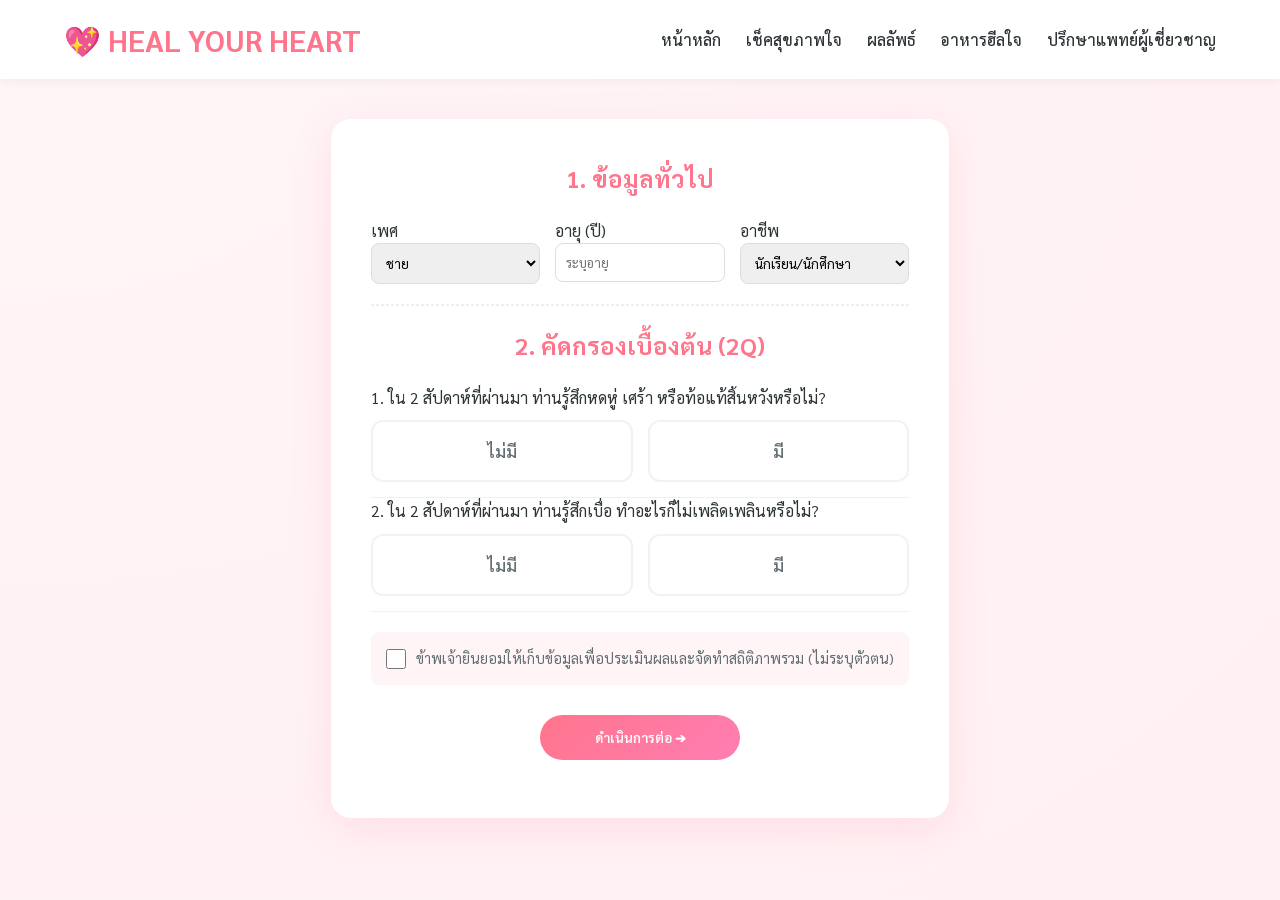
<file: assessment.html>
<!DOCTYPE html>
<html lang="th">
<head>
    <meta charset="UTF-8">
    <meta name="viewport" content="width=device-width, initial-scale=1.0">
    <title>แบบประเมิน - Heal Your Heart</title>
    <link href="https://fonts.googleapis.com/css2?family=Sarabun:wght@300;400;500;600;700&display=swap" rel="stylesheet">
<link rel="stylesheet" href="assets/css/style.css">
</head>
<body>
   <nav class="navbar">
    <div class="logo">
        <a href="index.html">💖 HEAL YOUR HEART</a>
    </div>
    
    <div class="hamburger" onclick="toggleMobileMenu()">☰</div>

<ul class="nav-links">
    <li><a href="index.html">หน้าหลัก</a></li>
    <li><a href="assessment.html">เช็คสุขภาพใจ</a></li>
    <li><a href="result.html">ผลลัพธ์</a></li>
    <li><a href="food.html">อาหารฮีลใจ</a></li>
    <li><a href="contact.html">ปรึกษาแพทย์ผู้เชี่ยวชาญ</a></li>
</ul>
</nav>

    <div class="container fade-in">
        
        <div id="step-1" class="card">
            <h2 style="color: #ff758c; text-align: center; margin-bottom: 20px;">1. ข้อมูลทั่วไป</h2>
            
            <div style="display: flex; flex-wrap: wrap; gap: 15px; margin-bottom: 20px;">
                <div class="form-group" style="flex: 1; min-width: 120px;">
                    <label class="form-label">เพศ</label>
                    <select id="gender" class="form-input" style="width: 100%; padding: 10px; border-radius: 8px; border: 1px solid #ddd;">
                        <option value="ชาย">ชาย</option>
                        <option value="หญิง">หญิง</option>
                        <option value="LGBTQ+">LGBTQ+</option>
                        <option value="ไม่ระบุ">ไม่ระบุ</option>
                    </select>
                </div>

                <div class="form-group" style="flex: 1; min-width: 120px;">
                    <label class="form-label">อายุ (ปี)</label>
                    <input type="number" id="age" class="form-input" min="1" max="100" placeholder="ระบุอายุ" style="width: 100%; padding: 10px; border-radius: 8px; border: 1px solid #ddd;">
                </div>

                <div class="form-group" style="flex: 1; min-width: 150px;">
                    <label class="form-label">อาชีพ</label>
                    <select id="job" class="form-input" style="width: 100%; padding: 10px; border-radius: 8px; border: 1px solid #ddd;">
                        <option value="นักเรียน/นศ.">นักเรียน/นักศึกษา</option>
                        <option value="ข้าราชการ">ข้าราชการ</option>
                        <option value="พนักงานบริษัท">พนักงานบริษัท</option>
                        <option value="ธุรกิจ/ค้าขาย">ธุรกิจ/ค้าขาย</option>
                        <option value="ฟรีแลนซ์/อื่นๆ">ฟรีแลนซ์/อื่นๆ</option>
                    </select>
                </div>
            </div>

            <hr style="border: 1px dashed #eee; margin: 20px 0;">

            <h2 style="color: #ff758c; text-align: center; margin-bottom: 20px;">2. คัดกรองเบื้องต้น (2Q)</h2>
            <div id="questions-2q"></div>

            <div class="form-group" style="margin-top: 20px; background: #fff5f7; padding: 15px; border-radius: 8px;">
                <label style="display: flex; align-items: center; gap: 10px; font-size: 0.9rem; color: #636e72; cursor: pointer;">
                    <input type="checkbox" id="pdpa-consent" style="width: 20px; height: 20px; accent-color: #ff758c;">
                    ข้าพเจ้ายินยอมให้เก็บข้อมูลเพื่อประเมินผลและจัดทำสถิติภาพรวม (ไม่ระบุตัวตน)
                </label>
            </div>

            <div style="text-align: center; margin-top: 30px; width: 100%;">
                <button class="btn-main" onclick="goToStep2()" style="min-width: 200px;">ดำเนินการต่อ ➔</button>
            </div>
        </div>

        <div id="step-2" class="card hidden">
            <h2 style="color: #ff758c; text-align: center; margin-bottom: 20px;">3. แบบประเมินโรคซึมเศร้า (9Q)</h2>
            <p style="text-align: center; color: #636e72; margin-bottom: 20px;">ในช่วง 2 สัปดาห์ที่ผ่านมา ท่านมีอาการเหล่านี้บ่อยแค่ไหน?</p>
            <div id="questions-9q"></div>
            
            <div style="text-align: center; margin-top: 30px; width: 100%;">
                <button class="btn-main" onclick="goToStep3()" style="min-width: 200px;">ดำเนินการต่อ ➔</button>
            </div>
        </div>

        <div id="step-3" class="card hidden">
            <h2 style="color: #ff758c; text-align: center; margin-bottom: 20px;">4. แบบประเมินความเครียด (ST-5)</h2>
            <p style="text-align: center; color: #636e72; margin-bottom: 20px;">ในช่วง 2-4 สัปดาห์ที่ผ่านมา ท่านมีอาการเหล่านี้บ่อยแค่ไหน?</p>
            <div id="questions-st5"></div>
            
            <div style="text-align: center; margin-top: 30px; width: 100%;">
                <button class="btn-main" onclick="submitAll()" style="min-width: 200px;">ส่งข้อมูล ✔️</button>
            </div>
        </div>

    </div>

    <script src="assets/js/data.js"></script>
    <script src="assets/js/script.js"></script>
</body>
</html>
</file>
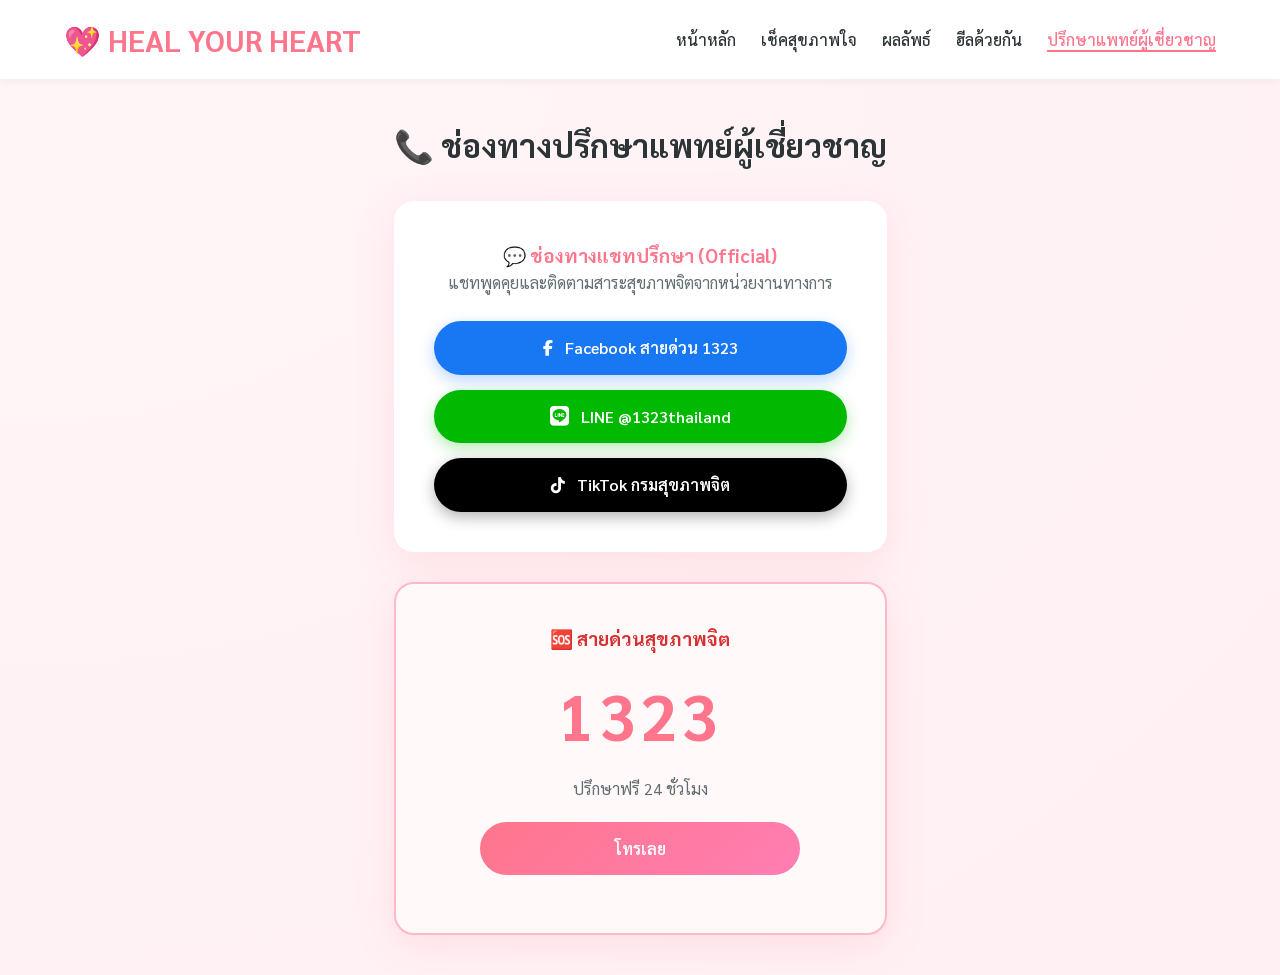
<file: contact.html>
<!DOCTYPE html>
<html lang="th">
<head>
    <meta charset="UTF-8">
    <meta name="viewport" content="width=device-width, initial-scale=1.0">
    <title>ปรึกษาแพทย์ - Heal Your Heart</title>
    
    <link href="https://fonts.googleapis.com/css2?family=Sarabun:wght@300;400;500;600;700&display=swap" rel="stylesheet">
    
   <link rel="stylesheet" href="assets/css/style.css">
    
    <link rel="stylesheet" href="https://cdnjs.cloudflare.com/ajax/libs/font-awesome/6.4.0/css/all.min.css">
</head>
<body>
    <nav class="navbar">
        <div class="logo">
            <a href="index.html">💖 HEAL YOUR HEART</a>
        </div>
        
        <div class="hamburger" onclick="toggleMobileMenu()">☰</div>

        <ul class="nav-links">
            <li><a href="index.html">หน้าหลัก</a></li>
            <li><a href="assessment.html">เช็คสุขภาพใจ</a></li>
            <li><a href="result.html">ผลลัพธ์</a></li>
            <li><a href="food.html">ฮีลด้วยกัน</a></li>
            <li><a href="contact.html" class="active">ปรึกษาแพทย์ผู้เชี่ยวชาญ</a></li>
        </ul>
    </nav>

    <div class="container fade-in">
        <h2 class="text-center" style="color: var(--text-main); font-size: 2rem; margin-bottom: 30px;">📞 ช่องทางปรึกษาแพทย์ผู้เชี่ยวชาญ</h2>

        <div class="card text-center" style="max-width: 600px; margin: 0 auto 30px;">
            <h3 style="color: var(--primary);">💬 ช่องทางแชทปรึกษา (Official)</h3>
            <p style="color: var(--text-muted); margin-bottom: 25px;">แชทพูดคุยและติดตามสาระสุขภาพจิตจากหน่วยงานทางการ</p>
            
            <div style="display: flex; flex-direction: column; gap: 15px;">
                
                <a href="https://www.facebook.com/helpline1323/" target="_blank" class="btn-main" style="background: #1877F2; margin: 0; min-width: 100%; box-shadow: 0 5px 15px rgba(24, 119, 242, 0.3);">
                    <i class="fab fa-facebook-f" style="margin-right: 8px;"></i> Facebook สายด่วน 1323
                </a>

                <a href="https://line.me/R/ti/p/@1323thailand" target="_blank" class="btn-main" style="background: #00B900; margin: 0; min-width: 100%; box-shadow: 0 5px 15px rgba(0, 185, 0, 0.3);">
                    <i class="fab fa-line" style="margin-right: 8px; font-size: 1.2rem;"></i> LINE @1323thailand
                </a>

                <a href="https://www.tiktok.com/@thaidmh" target="_blank" class="btn-main" style="background: #000000; margin: 0; min-width: 100%; box-shadow: 0 5px 15px rgba(0, 0, 0, 0.3);">
                    <i class="fab fa-tiktok" style="margin-right: 8px;"></i> TikTok กรมสุขภาพจิต
                </a>

            </div>
        </div>

        <div class="card text-center" style="max-width: 600px; margin: 0 auto; border: 2px solid #ffb8c6; background: #fff9fa;">
            <h3 style="color: #d63031;">🆘 สายด่วนสุขภาพจิต</h3>
            <h1 style="font-size: 4rem; color: var(--primary); margin: 10px 0; letter-spacing: 5px;">1323</h1>
            <p style="color: var(--text-muted);">ปรึกษาฟรี 24 ชั่วโมง</p>
            <a href="tel:1323" class="btn-main" style="margin-top: 20px;">โทรเลย</a>
        </div>
    </div>

    <script src="assets/js/script.js"></script>
</body>
</html>
</file>
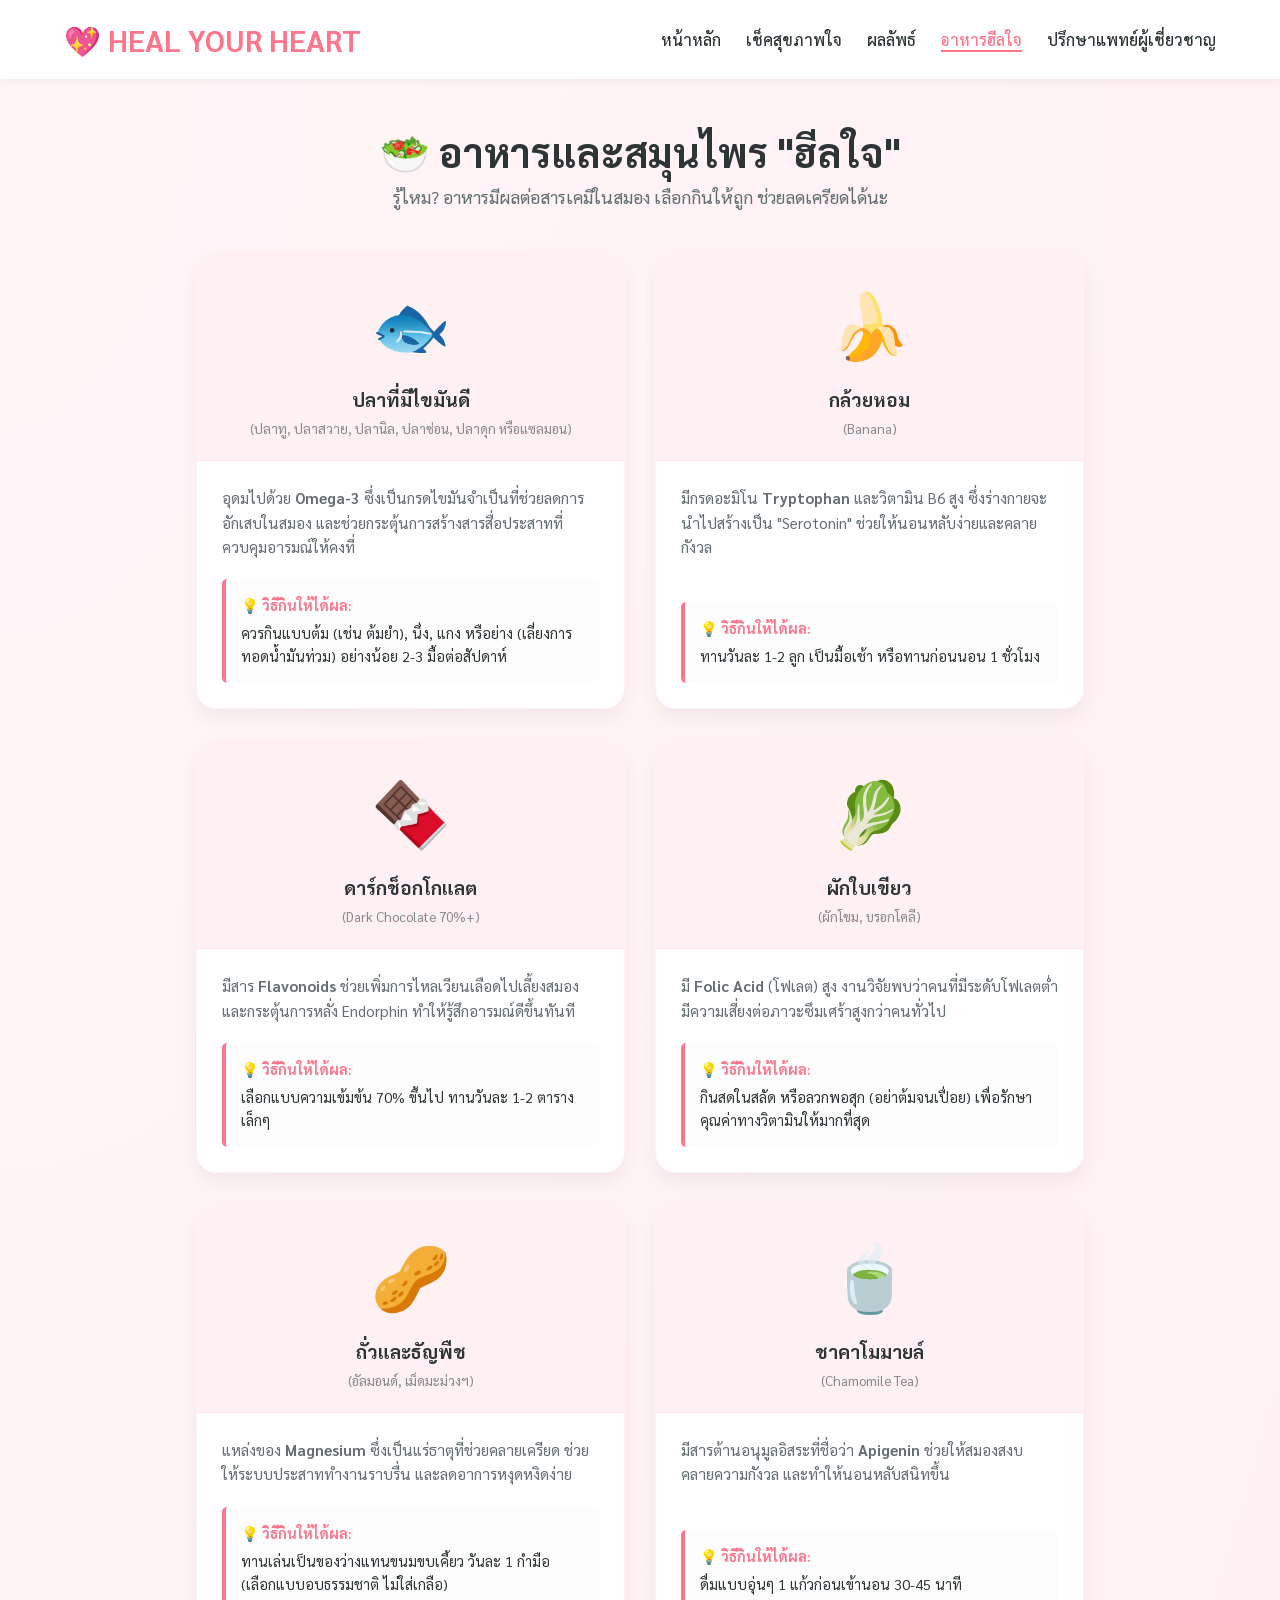
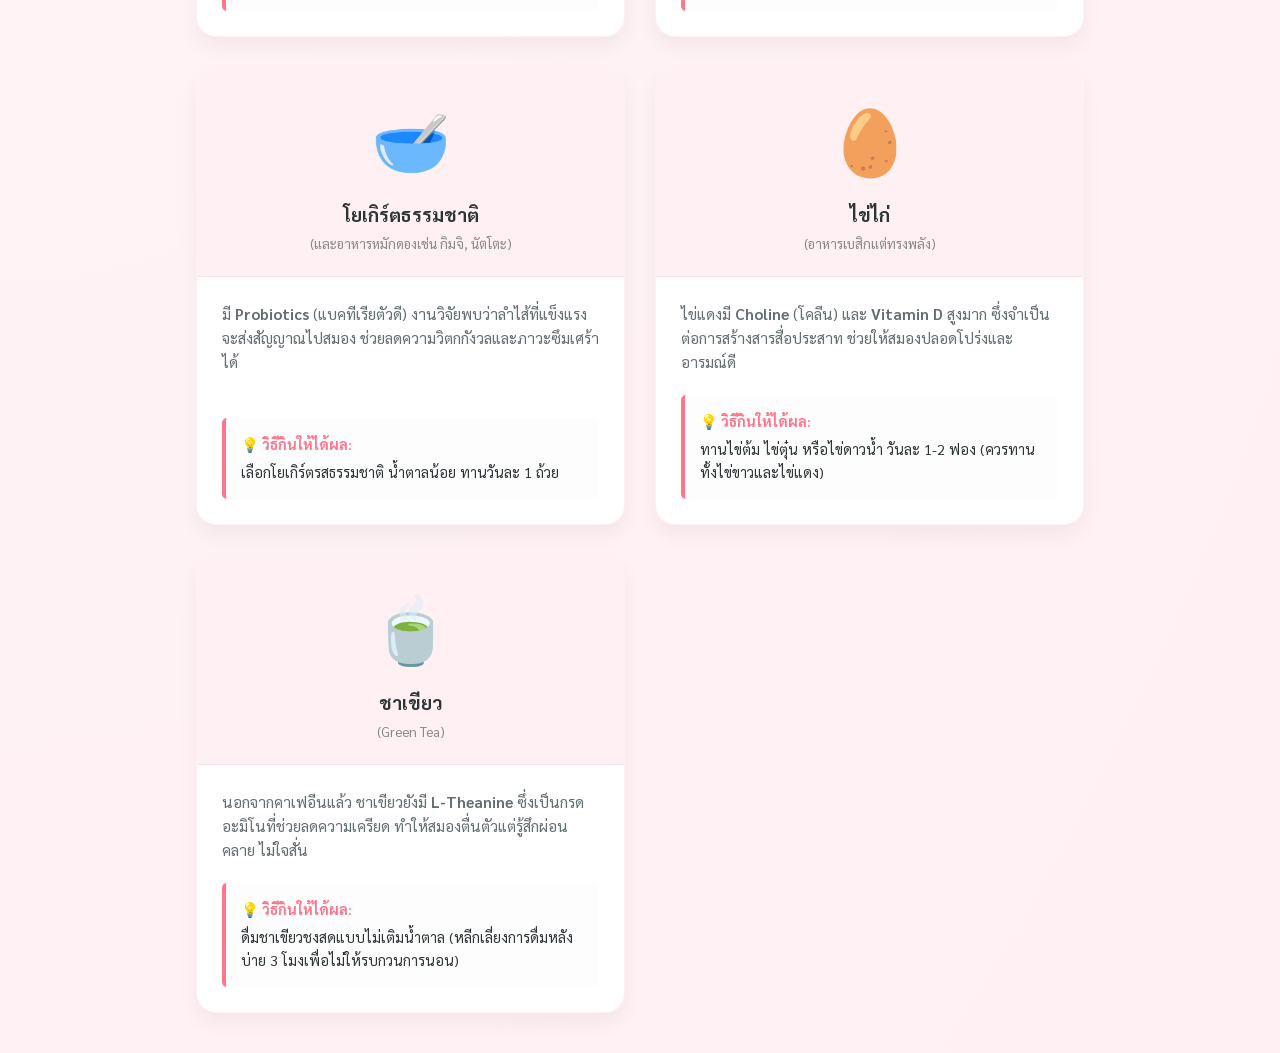
<file: food.html>
<!DOCTYPE html>
<html lang="th">
<head>
    <meta charset="UTF-8">
    <meta name="viewport" content="width=device-width, initial-scale=1.0">
    <title>อาหารฮีลใจ - Heal Your Heart</title>
    
    <link href="https://fonts.googleapis.com/css2?family=Sarabun:wght@300;400;500;600;700&display=swap" rel="stylesheet">
    
 <link rel="stylesheet" href="assets/css/style.css">
</head>
<body>
    <nav class="navbar">
        <div class="logo">
            <a href="index.html">💖 HEAL YOUR HEART</a>
        </div>
        
        <div class="hamburger" onclick="toggleMobileMenu()">☰</div>

        <ul class="nav-links">
            <li><a href="index.html">หน้าหลัก</a></li>
            <li><a href="assessment.html">เช็คสุขภาพใจ</a></li>
            <li><a href="result.html">ผลลัพธ์</a></li>
            <li><a href="food.html" class="active">อาหารฮีลใจ</a></li>
            <li><a href="contact.html">ปรึกษาแพทย์ผู้เชี่ยวชาญ</a></li>
        </ul>
    </nav>

    <div class="container fade-in">
        <div class="text-center" style="margin-bottom: 40px;">
            <h2 style="font-size: 2.5rem; color: var(--text-main);">🥗 อาหารและสมุนไพร "ฮีลใจ"</h2>
            <p style="color: var(--text-muted); font-size: 1.1rem;">รู้ไหม? อาหารมีผลต่อสารเคมีในสมอง เลือกกินให้ถูก ช่วยลดเครียดได้นะ</p>
        </div>

        <div class="food-grid">
            
            <div class="food-card">
                <div class="food-header">
                    <span class="food-icon">🐟</span>
                    <h3>ปลาที่มีไขมันดี</h3>
                    <small style="color: #888;">(ปลาทู, ปลาสวาย, ปลานิล, ปลาช่อน, ปลาดุก หรือแซลมอน)</small>
                </div>
                <div class="food-body">
                    <p class="food-benefit">อุดมไปด้วย <b>Omega-3</b> ซึ่งเป็นกรดไขมันจำเป็นที่ช่วยลดการอักเสบในสมอง และช่วยกระตุ้นการสร้างสารสื่อประสาทที่ควบคุมอารมณ์ให้คงที่</p>
                    <div class="food-tip-box">
                        <span class="tip-label">💡 วิธีกินให้ได้ผล:</span>
                        ควรกินแบบต้ม (เช่น ต้มยำ), นึ่ง, แกง หรือย่าง (เลี่ยงการทอดน้ำมันท่วม) อย่างน้อย 2-3 มื้อต่อสัปดาห์
                    </div>
                </div>
            </div>

            <div class="food-card">
                <div class="food-header">
                    <span class="food-icon">🍌</span>
                    <h3>กล้วยหอม</h3>
                    <small style="color: #888;">(Banana)</small>
                </div>
                <div class="food-body">
                    <p class="food-benefit">มีกรดอะมิโน <b>Tryptophan</b> และวิตามิน B6 สูง ซึ่งร่างกายจะนำไปสร้างเป็น "Serotonin" ช่วยให้นอนหลับง่ายและคลายกังวล</p>
                    <div class="food-tip-box">
                        <span class="tip-label">💡 วิธีกินให้ได้ผล:</span>
                        ทานวันละ 1-2 ลูก เป็นมื้อเช้า หรือทานก่อนนอน 1 ชั่วโมง
                    </div>
                </div>
            </div>

            <div class="food-card">
                <div class="food-header">
                    <span class="food-icon">🍫</span>
                    <h3>ดาร์กช็อกโกแลต</h3>
                    <small style="color: #888;">(Dark Chocolate 70%+)</small>
                </div>
                <div class="food-body">
                    <p class="food-benefit">มีสาร <b>Flavonoids</b> ช่วยเพิ่มการไหลเวียนเลือดไปเลี้ยงสมอง และกระตุ้นการหลั่ง Endorphin ทำให้รู้สึกอารมณ์ดีขึ้นทันที</p>
                    <div class="food-tip-box">
                        <span class="tip-label">💡 วิธีกินให้ได้ผล:</span>
                        เลือกแบบความเข้มข้น 70% ขึ้นไป ทานวันละ 1-2 ตารางเล็กๆ
                    </div>
                </div>
            </div>

            <div class="food-card">
                <div class="food-header">
                    <span class="food-icon">🥬</span>
                    <h3>ผักใบเขียว</h3>
                    <small style="color: #888;">(ผักโขม, บรอกโคลี)</small>
                </div>
                <div class="food-body">
                    <p class="food-benefit">มี <b>Folic Acid</b> (โฟเลต) สูง งานวิจัยพบว่าคนที่มีระดับโฟเลตต่ำ มีความเสี่ยงต่อภาวะซึมเศร้าสูงกว่าคนทั่วไป</p>
                    <div class="food-tip-box">
                        <span class="tip-label">💡 วิธีกินให้ได้ผล:</span>
                        กินสดในสลัด หรือลวกพอสุก (อย่าต้มจนเปื่อย) เพื่อรักษาคุณค่าทางวิตามินให้มากที่สุด
                    </div>
                </div>
            </div>

            <div class="food-card">
                <div class="food-header">
                    <span class="food-icon">🥜</span>
                    <h3>ถั่วและธัญพืช</h3>
                    <small style="color: #888;">(อัลมอนด์, เม็ดมะม่วงฯ)</small>
                </div>
                <div class="food-body">
                    <p class="food-benefit">แหล่งของ <b>Magnesium</b> ซึ่งเป็นแร่ธาตุที่ช่วยคลายเครียด ช่วยให้ระบบประสาททำงานราบรื่น และลดอาการหงุดหงิดง่าย</p>
                    <div class="food-tip-box">
                        <span class="tip-label">💡 วิธีกินให้ได้ผล:</span>
                        ทานเล่นเป็นของว่างแทนขนมขบเคี้ยว วันละ 1 กำมือ (เลือกแบบอบธรรมชาติ ไม่ใส่เกลือ)
                    </div>
                </div>
            </div>

            <div class="food-card">
                <div class="food-header">
                    <span class="food-icon">🍵</span>
                    <h3>ชาคาโมมายล์</h3>
                    <small style="color: #888;">(Chamomile Tea)</small>
                </div>
                <div class="food-body">
                    <p class="food-benefit">มีสารต้านอนุมูลอิสระที่ชื่อว่า <b>Apigenin</b> ช่วยให้สมองสงบ คลายความกังวล และทำให้นอนหลับสนิทขึ้น</p>
                    <div class="food-tip-box">
                        <span class="tip-label">💡 วิธีกินให้ได้ผล:</span>
                        ดื่มแบบอุ่นๆ 1 แก้วก่อนเข้านอน 30-45 นาที
                    </div>
                </div>
            </div>

            <div class="food-card">
                <div class="food-header">
                    <span class="food-icon">🥣</span>
                    <h3>โยเกิร์ตธรรมชาติ</h3>
                    <small style="color: #888;">(และอาหารหมักดองเช่น กิมจิ, นัตโตะ)</small>
                </div>
                <div class="food-body">
                    <p class="food-benefit">มี <b>Probiotics</b> (แบคทีเรียตัวดี) งานวิจัยพบว่าลำไส้ที่แข็งแรงจะส่งสัญญาณไปสมอง ช่วยลดความวิตกกังวลและภาวะซึมเศร้าได้</p>
                    <div class="food-tip-box">
                        <span class="tip-label">💡 วิธีกินให้ได้ผล:</span>
                        เลือกโยเกิร์ตรสธรรมชาติ น้ำตาลน้อย ทานวันละ 1 ถ้วย
                    </div>
                </div>
            </div>

            <div class="food-card">
                <div class="food-header">
                    <span class="food-icon">🥚</span>
                    <h3>ไข่ไก่</h3>
                    <small style="color: #888;">(อาหารเบสิกแต่ทรงพลัง)</small>
                </div>
                <div class="food-body">
                    <p class="food-benefit">ไข่แดงมี <b>Choline</b> (โคลีน) และ <b>Vitamin D</b> สูงมาก ซึ่งจำเป็นต่อการสร้างสารสื่อประสาท ช่วยให้สมองปลอดโปร่งและอารมณ์ดี</p>
                    <div class="food-tip-box">
                        <span class="tip-label">💡 วิธีกินให้ได้ผล:</span>
                        ทานไข่ต้ม ไข่ตุ๋น หรือไข่ดาวน้ำ วันละ 1-2 ฟอง (ควรทานทั้งไข่ขาวและไข่แดง)
                    </div>
                </div>
            </div>

            <div class="food-card">
                <div class="food-header">
                    <span class="food-icon">🍵</span>
                    <h3>ชาเขียว</h3>
                    <small style="color: #888;">(Green Tea)</small>
                </div>
                <div class="food-body">
                    <p class="food-benefit">นอกจากคาเฟอีนแล้ว ชาเขียวยังมี <b>L-Theanine</b> ซึ่งเป็นกรดอะมิโนที่ช่วยลดความเครียด ทำให้สมองตื่นตัวแต่รู้สึกผ่อนคลาย ไม่ใจสั่น</p>
                    <div class="food-tip-box">
                        <span class="tip-label">💡 วิธีกินให้ได้ผล:</span>
                        ดื่มชาเขียวชงสดแบบไม่เติมน้ำตาล (หลีกเลี่ยงการดื่มหลังบ่าย 3 โมงเพื่อไม่ให้รบกวนการนอน)
                    </div>
                </div>
            </div>

        </div>
    </div>

    <script src="assets/js/script.js"></script>
</body>
</html>
</file>
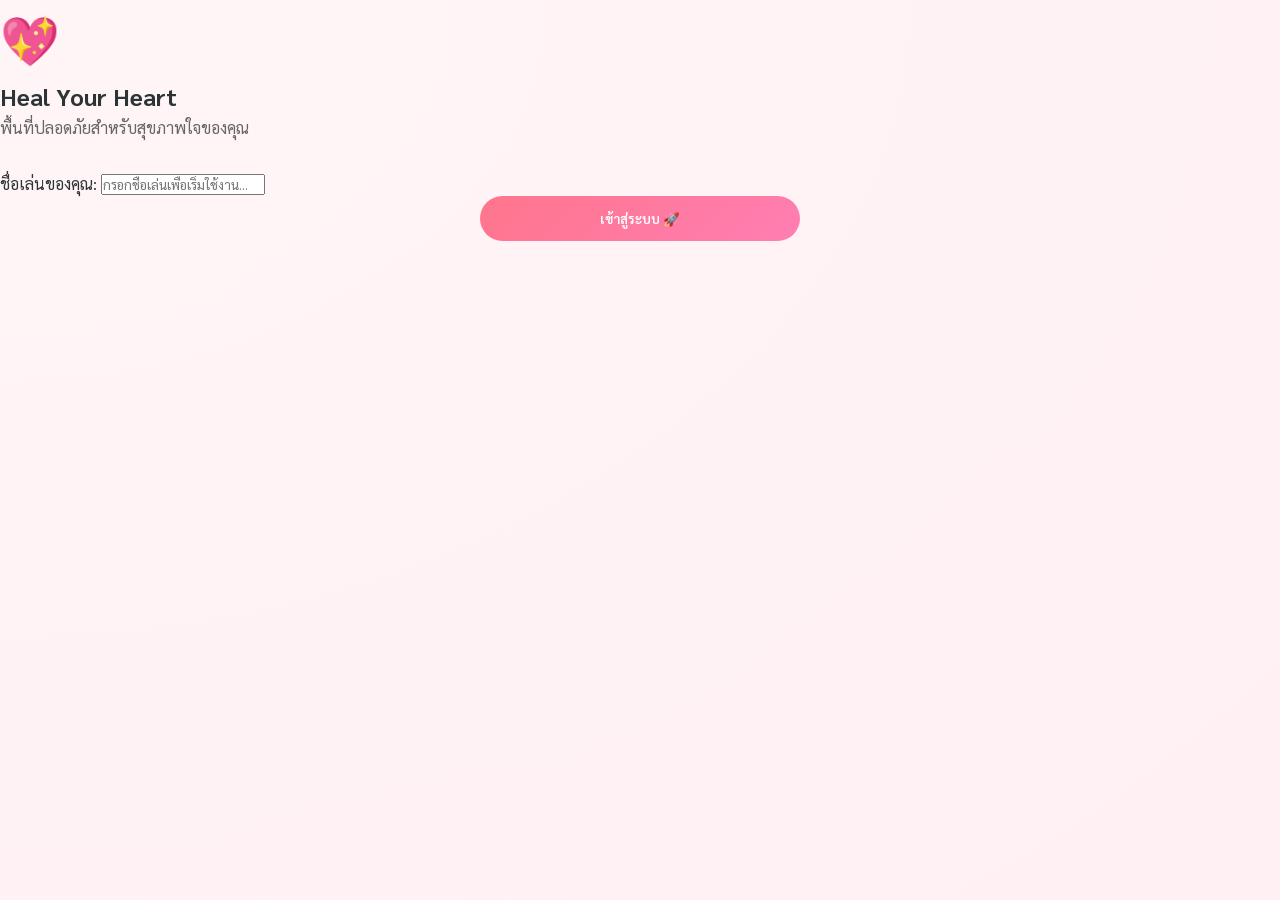
<file: login.html>
<!DOCTYPE html>
<html lang="th">
<head>
    <meta charset="UTF-8">
    <meta name="viewport" content="width=device-width, initial-scale=1.0">
    <title>เข้าสู่ระบบ - Heal Your Heart</title>
    <link rel="stylesheet" href="assets/css/style.css">
    <link href="https://fonts.googleapis.com/css2?family=Mitr:wght@300;500;700&family=Sarabun:wght@300;400;600&display=swap" rel="stylesheet">
</head>
<body>

    <div class="login-wrapper">
        <div class="login-box fade-in">
            <h1 style="color:#ff758c; font-size: 3rem;">💖</h1>
            <h2>Heal Your Heart</h2>
            <p style="color:#666; margin-bottom: 30px;">พื้นที่ปลอดภัยสำหรับสุขภาพใจของคุณ</p>
            
            <div class="form-group">
                <label class="form-label">ชื่อเล่นของคุณ:</label>
                <input type="text" id="username" class="form-control" placeholder="กรอกชื่อเล่นเพื่อเริ่มใช้งาน...">
            </div>
            
            <button class="btn-main" style="width:100%;" onclick="handleLogin()">เข้าสู่ระบบ 🚀</button>
        </div>
    </div>

    <script src="assets/js/script.js"></script>
</body>
</html>
</file>
<file: assets/css/style.css>
/* ==========================================================================
   1. Variables & Reset
   ========================================================================== */
:root {
    --primary: #ff758c;
    --primary-gradient: linear-gradient(135deg, #ff758c 0%, #ff7eb3 100%);
    --bg-color: #fff0f3;
    --card-bg: #ffffff;
    --text-main: #2d3436;
    --text-muted: #636e72;
    --shadow: 0 10px 40px rgba(255, 117, 140, 0.15);
    --radius: 20px;
}

* {
    margin: 0; padding: 0; box-sizing: border-box;
    font-family: 'Sarabun', sans-serif;
}

body {
    background-color: var(--bg-color);
    background-image: radial-gradient(at top left, #fff5f7, transparent);
    color: var(--text-main);
    line-height: 1.6; min-height: 100vh;
    display: flex; flex-direction: column;
}

/* ==========================================================================
   2. Navigation (Navbar) & Logo
   ========================================================================== */
.navbar {
    background: rgba(255, 255, 255, 0.95);
    backdrop-filter: blur(10px);
    -webkit-backdrop-filter: blur(10px);
    padding: 1rem 5%;
    display: flex; justify-content: space-between; align-items: center;
    box-shadow: 0 2px 10px rgba(0,0,0,0.05);
    position: sticky; top: 0; z-index: 1000;
}

.logo {
    font-family: 'Mitr', sans-serif;
    font-size: 1.85rem; font-weight: 700;
    color: var(--primary); text-transform: uppercase;
    white-space: nowrap;
}

.logo a {
    text-decoration: none; color: inherit;
    display: flex; align-items: center; gap: 10px;
}

.nav-links { list-style: none; display: flex; gap: 25px; }
.nav-links a { text-decoration: none; color: var(--text-main); font-weight: 500; transition: 0.3s; }
.nav-links a:hover, .nav-links a.active { color: var(--primary); border-bottom: 2px solid var(--primary); }

.hamburger { display: none; font-size: 1.8rem; cursor: pointer; color: var(--primary); }

/* ==========================================================================
   3. Mobile Responsive (เมนูและโลโก้)
   ========================================================================== */
@media (max-width: 900px) {
    .hamburger { display: block; }
    .nav-links {
        display: none; position: absolute; top: 100%; left: 0; width: 100%;
        background: white; flex-direction: column;
        padding: 20px; box-shadow: 0 10px 20px rgba(0,0,0,0.1);
        text-align: center; gap: 15px;
    }
    .nav-links.active { display: flex; }
}

@media (max-width: 600px) {
    .navbar { padding: 0.8rem 4% !important; }
    .logo { font-size: 1.35rem !important; letter-spacing: -0.2px; }
    .logo a { gap: 6px; }
    .btn-main { min-width: 100% !important; max-width: 100%; }
    .radio-tile-group { flex-direction: column; }
    .grid-2-chart { grid-template-columns: 1fr; }
}

/* ==========================================================================
   4. UI Elements (Cards & Buttons)
   ========================================================================== */
.container { max-width: 1000px; margin: 40px auto; padding: 0 20px; flex: 1; }

.card { 
    background: var(--card-bg); padding: 40px; 
    border-radius: var(--radius); box-shadow: var(--shadow); 
    margin-bottom: 30px; 
}

.btn-main {
    display: block !important; margin: 0 auto 18px;
    background: var(--primary-gradient); color: white;
    padding: 14px 35px; border-radius: 50px; text-decoration: none;
    font-weight: 600; cursor: pointer; text-align: center;
    min-width: 260px; max-width: 320px; border: none; transition: 0.3s;
}

.btn-main:hover { transform: scale(1.05); box-shadow: 0 8px 25px rgba(255, 117, 140, 0.4); }

/* ==========================================================================
   5. Radio Tiles (แบบประเมิน)
   ========================================================================== */
.radio-tile-group { display: flex; gap: 15px; width: 100%; margin-top: 10px; }
.radio-tile-label { flex: 1; cursor: pointer; position: relative; }
.radio-tile-label input { position: absolute; opacity: 0; width: 0; height: 0; }
.radio-tile {
    display: flex; align-items: center; justify-content: center;
    width: 100%; min-height: 55px; padding: 15px;
    border: 2px solid #f1f2f6; border-radius: 12px;
    background-color: #ffffff; color: var(--text-muted);
    font-size: 1.1rem; font-weight: 500; transition: 0.2s;
}
.radio-tile-label input:checked + .radio-tile {
    background-color: var(--primary); border-color: var(--primary);
    color: white; transform: translateY(-3px); font-weight: bold;
}

/* ==========================================================================
   6. News & Stats (สถิติหน้าแรก)
   ========================================================================== */
#daily-article-container {
    max-width: 900px; margin: 0 auto; background: #fff;
    border-radius: var(--radius); box-shadow: 0 15px 40px rgba(0,0,0,0.08);
    overflow: hidden; display: flex; flex-wrap: wrap;
}
.stats-section { margin-top: 40px; padding: 50px 20px; background-color: #fff9fa; border-top: 2px dashed #ffe0e6; }
.stat-card-group { display: flex; flex-wrap: wrap; gap: 20px; justify-content: center; margin-bottom: 30px; }
.stat-card {
    flex: 1; min-width: 200px; background: white; padding: 25px; 
    border-radius: 15px; box-shadow: 0 10px 20px rgba(0,0,0,0.03); text-align: center;
}
.grid-2-chart { display: grid; grid-template-columns: 1fr 1fr; gap: 20px; }
.chart-container { background: white; padding: 25px; border-radius: 15px; box-shadow: 0 10px 20px rgba(0,0,0,0.03); margin-bottom: 20px; }

/* ==========================================================================
   7. Food Page (ส่วนตกแต่งหน้าอาหารฮีลใจ) 🍕
   ========================================================================== */
.food-grid { display: grid; grid-template-columns: repeat(auto-fit, minmax(300px, 1fr)); gap: 30px; }
.food-card {
    background: white; border-radius: 20px; overflow: hidden;
    box-shadow: 0 10px 20px rgba(0,0,0,0.05); transition: transform 0.3s;
    border: 1px solid rgba(255, 117, 140, 0.1); display: flex; flex-direction: column;
}
.food-card:hover { transform: translateY(-5px); box-shadow: 0 15px 30px rgba(255, 117, 140, 0.2); }
.food-header { background: #fff0f3; padding: 20px; text-align: center; border-bottom: 1px solid #ffe3e8; }
.food-icon { font-size: 4rem; display: block; margin-bottom: 10px; animation: float 3s ease-in-out infinite; }
.food-body { padding: 25px; flex: 1; display: flex; flex-direction: column; }
.food-benefit { color: #636e72; margin-bottom: 20px; font-size: 0.95rem; line-height: 1.6; }
.food-tip-box { background: #fdfdfd; border-left: 4px solid #ff758c; padding: 15px; border-radius: 5px; margin-top: auto; font-size: 0.9rem; }
.tip-label { color: #ff758c; font-weight: bold; display: block; margin-bottom: 5px; }

/* ==========================================================================
   8. Utilities & Animations
   ========================================================================== */
.hidden { display: none !important; }
.text-center { text-align: center; }
.fade-in { animation: fadeIn 0.8s ease-out forwards; }

@keyframes float {
    0%, 100% { transform: translateY(0px); }
    50% { transform: translateY(-10px); }
}

@keyframes fadeIn { 
    from { opacity: 0; transform: translateY(20px); } 
    to { opacity: 1; transform: translateY(0); } 
}
/* ==========================================================================
   บทความประจำวัน (Daily Article Card) - แก้ไขการจัดวาง
   ========================================================================== */
#daily-article-container {
    max-width: 950px; 
    margin: 0 auto; 
    background: #fff;
    border-radius: 20px; 
    box-shadow: 0 10px 30px rgba(255, 117, 140, 0.15);
    overflow: hidden; 
    display: flex; /* บังคับให้อยู่ข้างกัน */
    align-items: stretch; /* ให้ความสูง 2 ฝั่งเท่ากัน */
}

.article-img {
    flex: 1; 
    width: 50%; /* บังคับรูปกว้าง 50% บนจอคอม */
}

.article-img img {
    width: 100%; 
    height: 100%; 
    min-height: 350px; /* ให้รูปมีความสูงพอดี ไม่โดนตัดสั้นเกินไป */
    object-fit: cover; /* ให้รูปเต็มกรอบโดยไม่เสียสัดส่วน */
    display: block;
}

.article-content {
    flex: 1; 
    width: 50%;
    padding: 50px 40px; 
    display: flex; 
    flex-direction: column; 
    justify-content: center; /* ดันข้อความให้อยู่ตรงกลางแนวตั้ง */
    align-items: flex-start; /* จัดข้อความชิดซ้าย */
}

.article-tag {
    background-color: #ffe0e6; color: #ff758c;
    padding: 6px 16px; border-radius: 20px; font-size: 0.85rem; font-weight: 600;
    margin-bottom: 15px; display: inline-block;
}

.article-title {
    font-size: 1.6rem; color: #2d3436; margin-bottom: 15px; line-height: 1.4;
}

.article-desc {
    color: #636e72; margin-bottom: 25px; line-height: 1.6;
}

/* สำหรับหน้าจอมือถือ (ให้รูปอยู่บน ข้อความอยู่ล่าง) */
@media (max-width: 768px) {
    #daily-article-container {
        flex-direction: column; /* สั่งให้เรียงแนวตั้งบนมือถือ */
    }
    .article-img, .article-content {
        width: 100%; /* กว้างเต็มจอ */
    }
    .article-img img {
        min-height: 250px; /* ลดความสูงรูปลงนิดนึงในมือถือ */
    }
    .article-content { 
        padding: 30px 20px; 
        align-items: center; /* จัดตัวหนังสือและปุ่มให้อยู่กึ่งกลาง */
        text-align: center; 
    }
    .article-content .btn-main {
        margin: 0 auto !important; /* บังคับปุ่มอยู่ตรงกลาง */
    }
}
</file>
